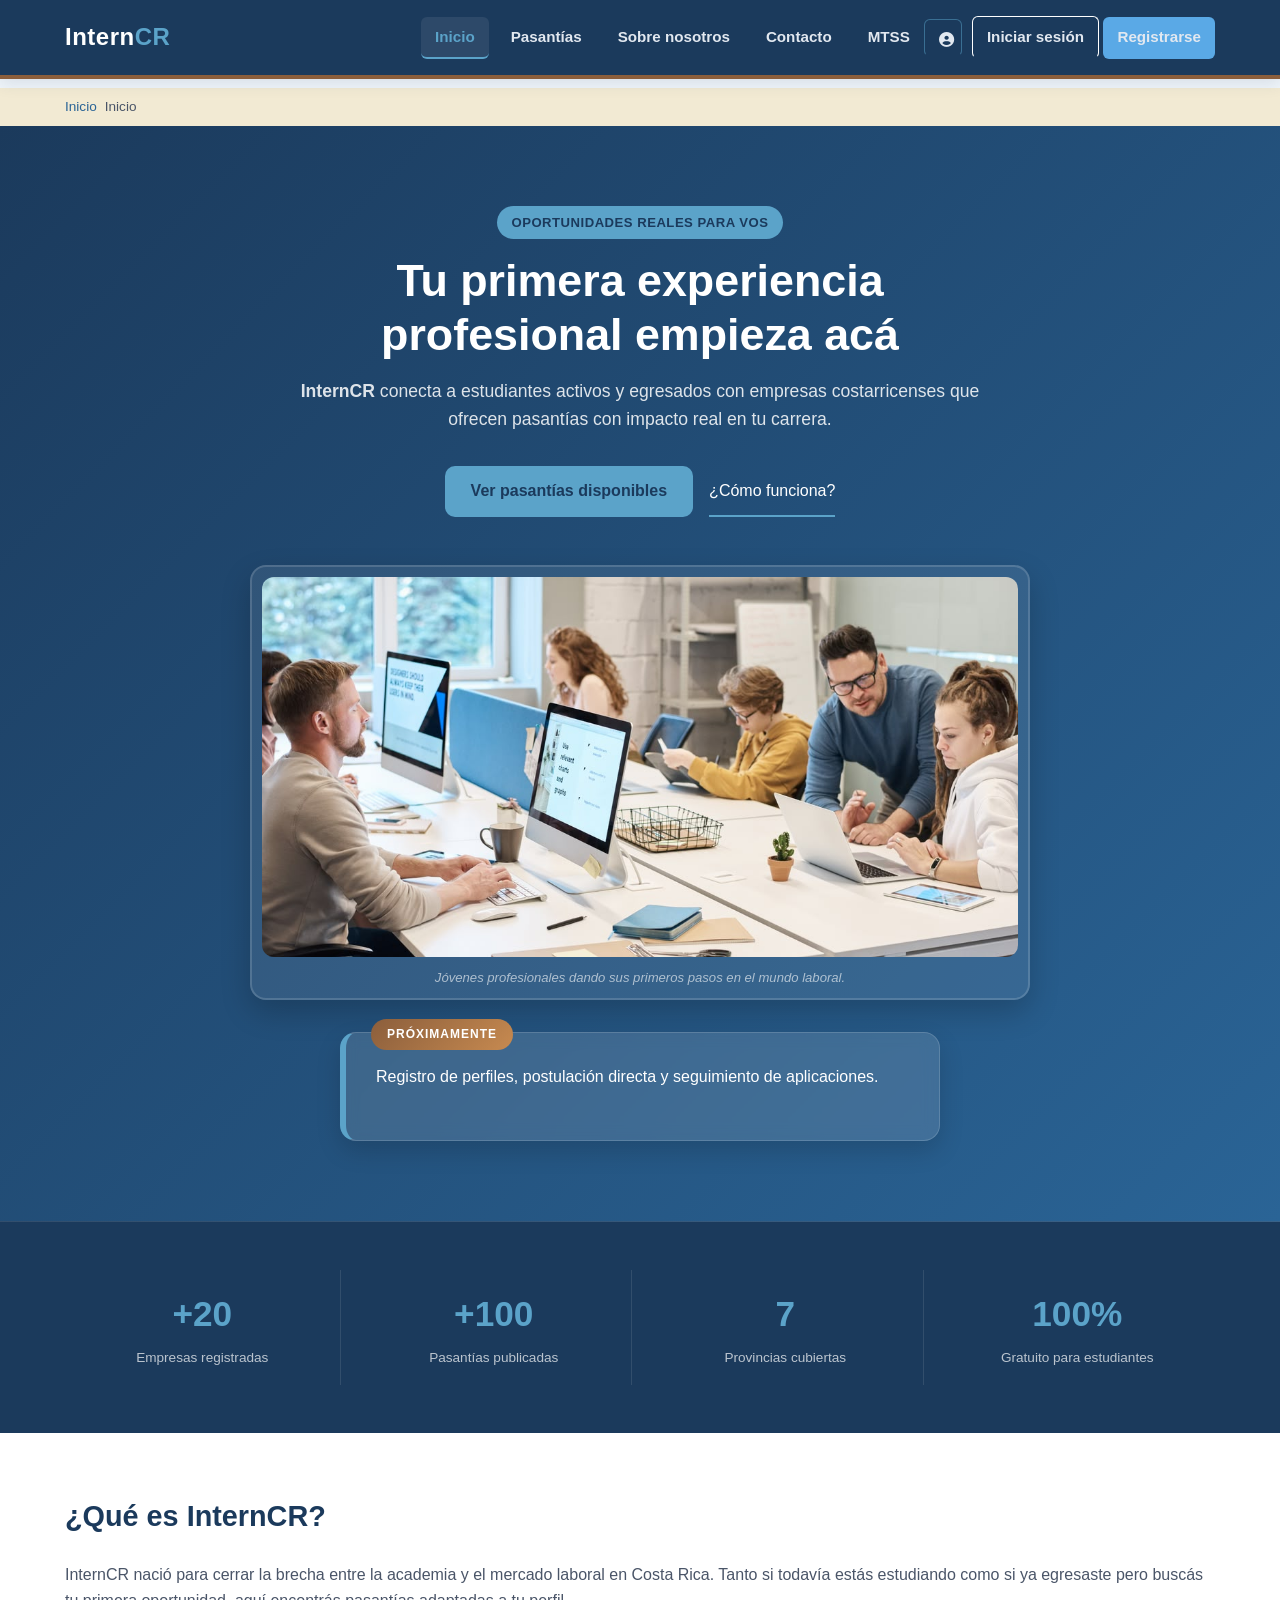
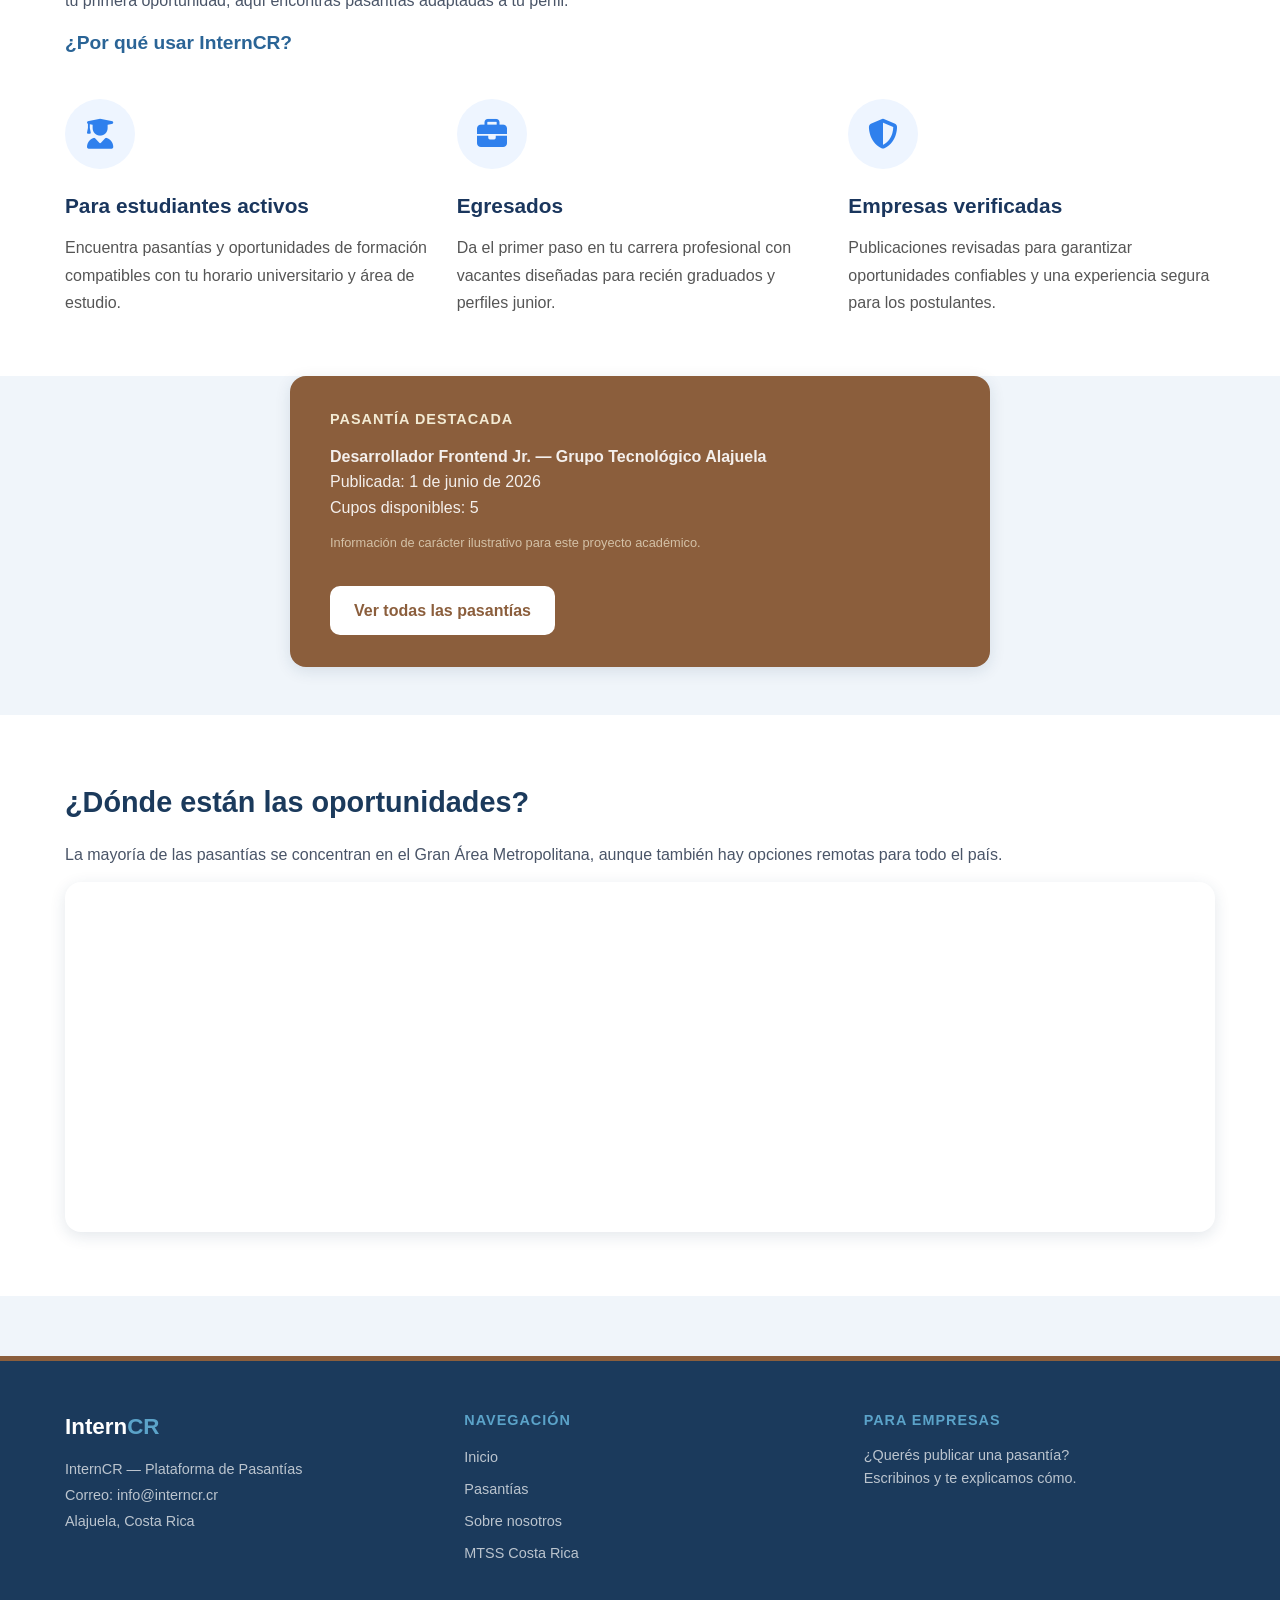
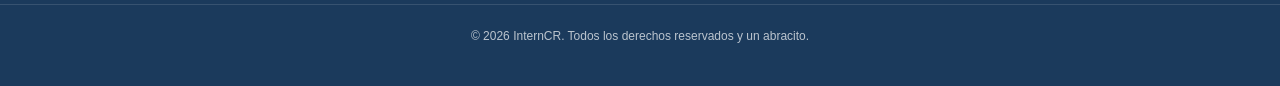
<file: index.html>
<!DOCTYPE html>
<html lang="es">

<head>
    <meta charset="UTF-8">
    <meta name="viewport" content="width=device-width, initial-scale=1.0">
    <meta name="description"
        content="InternCR es una plataforma para que estudiantes y egresados costarricenses encuentren oportunidades de pasantía y ganen experiencia laboral.">
    <meta name="keywords"
        content="pasantías, Costa Rica, estudiantes, egresados, experiencia laboral, prácticas profesionales">
    <meta name="author" content="InternCR">
    <link rel="stylesheet" href="CSS/Style.css">
    <link rel="stylesheet" href="https://cdnjs.cloudflare.com/ajax/libs/font-awesome/6.5.2/css/all.min.css">
    <title>InternCR | Inicio</title>
</head>

<body>

    <!-- ENCABEZADO FIJO -->
    <header class="site-header">
        <div class="container header-content">
            <p class="logo"><strong>Intern<span class="logo-accent">CR</span></strong></p>

            

            <nav class="main-nav">
                <ul>
                    <li><a class="active-link" href="index.html">Inicio</a></li>
                    <li><a href="pasantias.html">Pasantías</a></li>
                    <li><a href="#sobre-plataforma">Sobre nosotros</a></li>
                    <li><a href="#contacto">Contacto</a></li>
                    <li><a href="https://www.mtss.go.cr/" target="_blank">MTSS</a></li>
                </ul>
                <div class="nav-actions">

                    <a href="panelEstudiante.html" class="btn-panel-icon" title="Panel del estudiante"
                        aria-label="Panel del estudiante">
                        <i class="fas fa-user-circle"></i>
                    </a>
                    <div id="accionesSesion">
                        <a href="login.html" class="login-btn">
                        Iniciar sesión
                    </a>

                    <a href="registro.html" class="register-btn">
                        Registrarse
                    </a>

                    </div>
                </div>
            </nav>

        </div>
    </header>

    <!-- BREADCRUMB: le indica al usuario en qué página está -->
    <nav class="breadcrumb" aria-label="Ubicación actual">
        <div class="container">
            <a href="index.html">Inicio</a>
            <span>Inicio</span>
        </div>
    </nav>

    <main>
        <!-- ==========================================
             HERO:
             ========================================== -->
        <section id="hero" class="hero">
            <div class="container">

                <!-- Bloque central de texto -->
                <div class="hero-center">
                    <span class="hero-badge">Oportunidades reales para vos</span>
                    <h1>Tu primera experiencia<br>profesional empieza acá</h1>
                    <p>
                        <strong>InternCR</strong> conecta a estudiantes activos y egresados con empresas
                        costarricenses que ofrecen pasantías con impacto real en tu carrera.
                    </p>
                    <div class="hero-actions">
                        <a class="btn-primary" href="pasantias.html">Ver pasantías disponibles</a>
                        <a class="btn-link" href="#sobre-plataforma">¿Cómo funciona?</a>
                    </div>
                </div>

                <!--
                    IMAGEN PRINCIPAL:
                    
                -->
                <figure class="hero-image">
                    <img src="assets/images/trabajo.jpg" alt="Estudiantes costarricenses en su primer día de pasantía">
                    <figcaption>Jóvenes profesionales dando sus primeros pasos en el mundo laboral.</figcaption>
                </figure>

                <div class="hero-info">
                    <span class="info-label">Próximamente</span>
                    <p>Registro de perfiles, postulación directa y seguimiento de aplicaciones.</p>

                </div>

            </div>
        </section>

        <!-- ==========================================
             NÚMEROS / ESTADÍSTICAS
             esto para el look, lo hace ver mas lindo
             ========================================== -->
        <section class="stats-section">
            <div class="container stats-grid">
                <div class="stat-item">
                    <span class="stat-num">+20</span>
                    <span class="stat-label">Empresas registradas</span>
                </div>
                <div class="stat-item">
                    <span class="stat-num">+100</span>
                    <span class="stat-label">Pasantías publicadas</span>
                </div>
                <div class="stat-item">
                    <span class="stat-num">7</span>
                    <span class="stat-label">Provincias cubiertas</span>
                </div>
                <div class="stat-item">
                    <span class="stat-num">100%</span>
                    <span class="stat-label">Gratuito para estudiantes</span>
                </div>
            </div>
        </section>

        <!-- ==========================================
             SOBRE LA PLATAFORMA - 
             ========================================== -->
        <section id="sobre-plataforma" class="sobre-section">
            <div class="container">
                <h2>¿Qué es InternCR?</h2>
                <p>
                    InternCR nació para cerrar la brecha entre la academia y el mercado laboral en Costa Rica.
                    Tanto si todavía estás estudiando como si ya egresaste pero buscás tu primera oportunidad,
                    aquí encontrás pasantías adaptadas a tu perfil.
                </p>

                <h3>¿Por qué usar InternCR?</h3>


                <div class="benefits-grid">
                    <article class="benefit-card">
                        <div class="card-icon">
                            <i class="fas fa-user-graduate"></i>
                        </div>
                        <h4>Para estudiantes activos</h4>
                        <p>Encuentra pasantías y oportunidades de formación compatibles con tu
                            horario universitario y área de estudio.</p>
                    </article>

                    <article class="benefit-card">
                        <div class="card-icon">
                            <i class="fas fa-briefcase"></i>
                        </div>
                        <h4>Egresados</h4>
                        <p>Da el primer paso en tu carrera profesional con vacantes diseñadas
                            para recién graduados y perfiles junior.</p>
                    </article>

                    <article class="benefit-card">
                        <div class="card-icon">
                            <i class="fas fa-shield-alt"></i>
                        </div>
                        <h4>Empresas verificadas</h4>
                        <p>Publicaciones revisadas para garantizar oportunidades confiables y
                            una experiencia segura para los postulantes.</p>
                    </article>
                </div>
            </div>
        </section>

        <!--
            ASIDE: información secundaria complementaria.
        -->
        <aside class="destacado-aside">
            <div class="aside-inner">
                <div>
                    <h4>Pasantía destacada</h4>
                    <p>
                        <strong>Desarrollador Frontend Jr. — Grupo Tecnológico Alajuela</strong><br>
                        Publicada: <time datetime="2026-06-01">1 de junio de 2026</time><br>
                        Cupos disponibles: <span>5</span>
                    </p>
                    <small>Información de carácter ilustrativo para este proyecto académico.</small>
                </div>
                <a class="btn-aside" href="pasantias.html">Ver todas las pasantías</a>
            </div>
        </aside>

        <!-- MAPA DE UBICACIÓN -->
        <section class="mapa-section">
            <div class="container">
                <h2>¿Dónde están las oportunidades?</h2>
                <p>
                    La mayoría de las pasantías se concentran en el Gran Área Metropolitana,
                    aunque también hay opciones remotas para todo el país.
                </p>

                <iframe src="https://www.google.com/maps?q=San+Jose,+Costa+Rica&output=embed" width="100%" height="350"
                    loading="lazy" title="Mapa de Costa Rica - Área Metropolitana">
                </iframe>
            </div>
        </section>

    </main>

    <!-- PIE DE PÁGINA -->
    <footer id="contacto">
        <div class="footer-content container">

            <div class="footer-col">
                <p class="footer-logo"><strong>Intern<span class="logo-accent">CR</span></strong></p>
                <address>
                    InternCR — Plataforma de Pasantías<br>
                    Correo: info@interncr.cr<br>
                    Alajuela, Costa Rica
                </address>
            </div>

            <div class="footer-col">
                <h5>Navegación</h5>
                <ul>
                    <li><a href="index.html">Inicio</a></li>
                    <li><a href="pasantias.html">Pasantías</a></li>
                    <li><a href="#sobre-plataforma">Sobre nosotros</a></li>
                    <li><a href="https://www.mtss.go.cr/" target="_blank">MTSS Costa Rica</a></li>
                </ul>
            </div>

            <div class="footer-col">
                <h5>Para empresas</h5>
                <p>¿Querés publicar una pasantía?<br>Escribinos y te explicamos cómo.</p>
            </div>

        </div>

        <p class="footer-copy">
            <small>&copy; 2026 InternCR. Todos los derechos reservados y un abracito.</small>
        </p>
    </footer>
    <script src="js/script.js"></script>

</body>

</html>
</file>
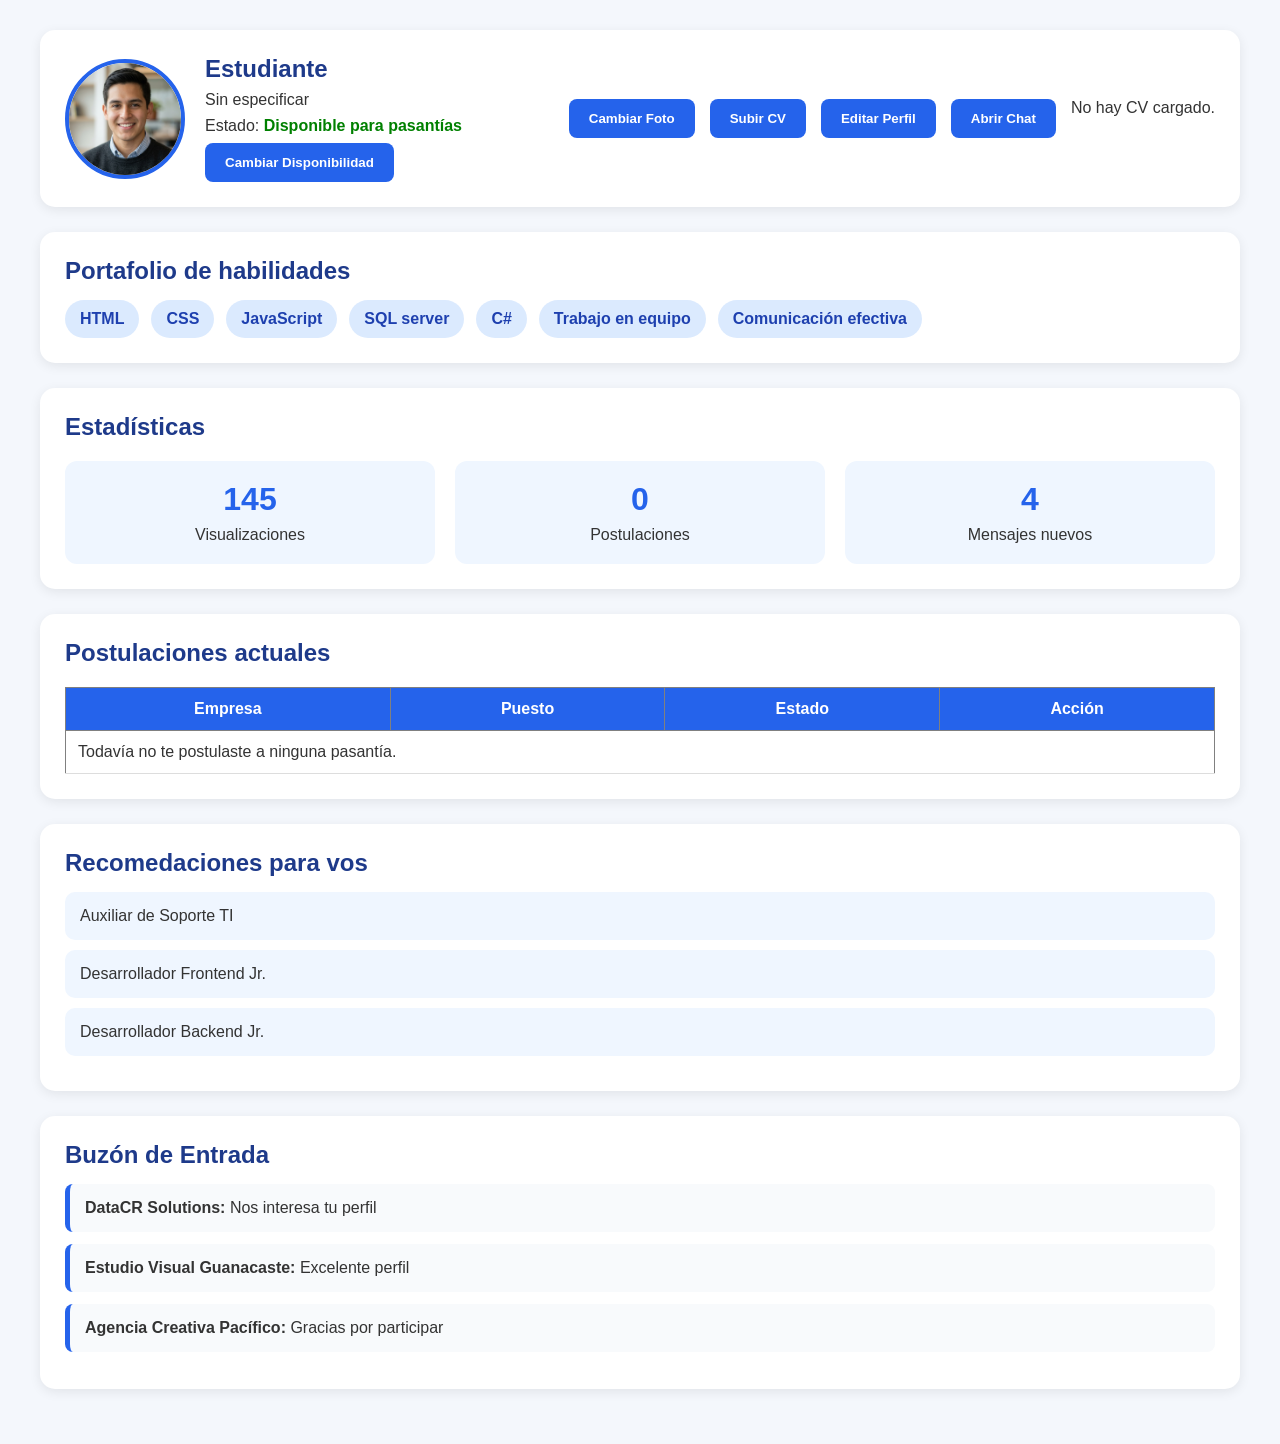
<file: panelEstudiante.html>
<!DOCTYPE html>
<html lang="en">

<head>
    <meta charset="UTF-8">
    <meta name="viewport" content="width=device-width, initial-scale=1.0">
    <title>Panel del Estudiante</title>
    <link rel="stylesheet" href="CSS/stylePanel.css">
</head>

<body>
    <main class="dashboard">
        <section class="perfil">

            <div class="perfil-info">
                <img src="assets/images/perfil.png" alt="Foto de perfil" class="foto-perfil" id="fotoPerfil">
                <input type="file" id="fotoInput" accept="image/*" style="display:none">

                <div>
                    <h2 id="nombrePerfil">Mateo González</h2>
                    <p id="carreraPerfil">Ingeniería en Sistemas</p>

                    <p>
                        Estado:
                        <span id="estadoDisponibilidad">
                            Disponible para pasantías
                        </span>
                    </p>
                    <button onclick="cambiarDisponibilidad()">
                        Cambiar Disponibilidad
                    </button>
                </div>
            </div>


            <div class="acciones">
                <button onclick="cambiarFoto()">Cambiar Foto</button>
                <button onclick="subirCV()">Subir CV</button>
                <button onclick="mostrarEditarPerfil()">Editar Perfil</button>
                <button onclick="abrirChat()">Abrir Chat</button>
                <p id="cvSubido">
                    No hay CV cargado.
                </p>
                <input type="file" id="cvInput" accept=".pdf" style="display:none">
            </div>


            <input type="file" id="cvInput" accept=".pdf" style="display:none">
        </section>
        <div id="editarPerfilPanel" class="panel-oculto">

            <h2>Editar Perfil</h2>

            <label>Nombre:</label>
            <input type="text" id="nombre" value="Mateo González">

            <label>Carrera:</label>
            <input type="text" id="carrera" value="Ingeniería en Sistemas">


            <label>Descripción:</label>
            <textarea id="descripcion">
    </textarea>
            <label>Habilidades (separadas por coma):</label>

            <textarea id="habilidadesInput">
               HTML, CSS, JavaScript, SQL Server, C#
            </textarea>


            <button onclick="guardarPerfil()">
                Guardar Cambios
            </button>

        </div>

        <section class="habilidades">
            <h2>Portafolio de habilidades</h2>
            <ul id="listaHabilidades">
                <li>HTML</li>
                <li>CSS</li>
                <li>JavaScript</li>
                <li>SQL server</li>
                <li>C#</li>
                <li>Trabajo en equipo</li>
                <li>Comunicación efectiva</li>
            </ul>
        </section>

        <section class="estadisticas">
            <h2>Estadísticas</h2>
            <div class="stats">
                <div>
                    <h3 id="vistas">145</h3>
                    <p>Visualizaciones</p>
                </div>

                <div>
                    <h3 id="numPostulaciones">0</h3>
                    <p>Postulaciones</p>
                </div>

                <div>
                    <h3>4</h3>
                    <p>Mensajes nuevos</p>
                </div>
            </div>
        </section>

        <section class="postulaciones">
            <h2>Postulaciones actuales</h2>

            <table border="1">
                <thead>
                    <tr>
                        <th>Empresa</th>
                        <th>Puesto</th>
                        <th>Estado</th>
                        <th>Acción</th>
                    </tr>
                </thead>
                <tbody id="postulacionesBody">
                </tbody>
            </table>

        </section>

        <section class="recomendaciones">
            <h2>Recomedaciones para vos</h2>
            <div id="listaRecomendaciones">
                <p>Auxiliar de Soporte TI</p>
                <p>Desarrollador Frontend Jr.</p>
                <p>Desarrollador Backend Jr.</p>
            </div>
        </section>

        <section class="buzon">
            <h2>Buzón de Entrada</h2>
            <div class="mensaje">
                <strong>DataCR Solutions: </strong>
                Nos interesa tu perfil
            </div>
            <div class="mensaje">
                <strong>Estudio Visual Guanacaste: </strong>
                Excelente perfil
            </div>
            <div class="mensaje">
                <strong>Agencia Creativa Pacífico: </strong>
                Gracias por participar
            </div>
        </section>
        <div id="chatPanel" class="panel-oculto">

            <h2>Chat</h2>

            <div id="mensajesChat">

                <div class="mensaje">
                    <strong>DataCR Solutions:</strong>
                    Hola, queremos conocerte mejor.
                </div>

            </div>

            <input type="text" id="mensajeInput" placeholder="Escribe un mensaje">

            <button onclick="enviarMensaje()">
                Enviar
            </button>

        </div>

    </main>
    <script src="js/panel.js"></script>
</body>

</html>
</file>
<file: CSS/Style.css>
/* ==========================================================================
   RESET BÁSICO
   Elimina márgenes y espacios automáticos del navegador
   ========================================================================== */
*, *::before, *::after {
    margin: 0;
    padding: 0;
    box-sizing: border-box;
}

/* ==========================================================================
   CONFIGURACIÓN GENERAL DEL DOCUMENTO
   ========================================================================== */
html {
    font-size: 16px;
    scroll-behavior: smooth; /* Hace que los links de ancla (#seccion) bajen suavemente */
}

/* Configuración base del sitio */
body {
    font-family: 'Segoe UI', Arial, Helvetica, sans-serif;
    background-color: #F0F5FA; /* Fondo azul muy suave, diferente al de la profe */
    color: #1A1A2E;
    line-height: 1.6;

    /* *** Espacio para que el header fijo no tape el contenido */
    padding-top: 88px;
}

/* Multimedia adaptable */
img,
video,
iframe {
    max-width: 100%;
}

img {
    height: auto;
    display: block;
}

/* Enlaces sin subrayado con transición suave */
a {
    text-decoration: none;
    transition: all 0.3s ease;
}

/* Viñetas dentro del bloque */
ul {
    list-style-position: inside;
}

/* ==========================================================================
   VARIABLES CSS
   Con var(--nombre) podés reutilizar estos valores en todo el archivo
   ========================================================================== */
:root {
    --azul-marino:  #1B3A5C;
    --azul-medio:   #2A6496;
    --celeste:      #5BA3C9;
    --tierra:       #8B5E3C;
    --arena:        #F2EAD3;
    --blanco:       #FFFFFF;
    --texto:        #1A1A2E;
    --texto-suave:  #4A5568;
    --sombra:       0 4px 16px rgba(27, 58, 92, 0.12);
    --radio:        10px;
}

/* ==========================================================================
   UTILIDADES GENERALES
   ========================================================================== */

/* Contenedor centrado reutilizable */
.container {
    width: min(90%, 1150px);
    margin: 0 auto;
}

/* Separación general entre secciones */
section,
aside {
    padding: 60px 0;
}

/* Títulos base */
h1, h2, h3, h4, h5, h6 {
    color: var(--azul-marino);
    font-weight: 700;
    margin-bottom: 15px;
}

h2 {
    font-size: 1.8rem;
    padding-bottom: 8px;
}

/* Párrafos */
p {
    margin-bottom: 15px;
    color: var(--texto-suave);
}

/* Líneas divisorias */
hr {
    border: 0;
    height: 1px;
    background-color: #C5D8E8;
    margin: 30px 0;
}

/* ==========================================================================
   HEADER Y NAVEGACIÓN
   Header fijo en la parte superior de la pantalla
   ========================================================================== */

.site-header {
    background-color: var(--azul-marino);
    color: white;
    padding: 16px 0;

    border-bottom: 4px solid var(--tierra);
    position: fixed;
    top: 0;
    left: 0;
    width: 100%;
    z-index: 1000;
    box-shadow: var(--sombra);
}

/* *** Flexbox: coloca logo y nav en la misma fila */
.header-content {
    display: flex;
    align-items: center;
    justify-content: space-between;
    gap: 20px;
}

/* Logo */
.logo {
    font-size: 1.5rem;
    margin-bottom: 0;
    white-space: nowrap;
    letter-spacing: 0.5px;
    color: var(--blanco);
}

/* El span .logo-accent pinta "CR" de celeste */
.logo-accent {
    color: var(--celeste);
}

/* *** Checkbox oculto — controla el menú hamburguesa sin JavaScript */
.menu-toggle {
    display: none;
}

/* *** Botón hamburguesa — solo visible en móvil */
.menu-button {
    display: none;
    width: 32px;
    height: 24px;
    cursor: pointer;
    flex-direction: column;
    gap: 5px;
}

/* Las tres rayas del botón hamburguesa */
.menu-button span {
    display: block;
    height: 3px;
    background-color: var(--blanco);
    border-radius: 3px;
    transition: all 0.3s;
}

/* Menú principal horizontal */
.main-nav ul {
    list-style: none;
    /* *** Flexbox organiza los links en fila */
    display: flex;
    align-items: center;
    gap: 8px;
}

/* Links del menú */
.main-nav a {
    color: #E2E8F0;
    font-weight: 600;
    padding: 8px 14px;
    border-radius: 6px;
    display: inline-block;
    font-size: 0.95rem;
    border-bottom: 2px solid transparent;
    transition: color 0.3s, border-color 0.3s, background-color 0.3s;
}

/* Hover y link activo: resalta con celeste */
.main-nav a:hover,
.main-nav a.active-link {
    color: var(--celeste);
    border-bottom-color: var(--celeste);
    background-color: rgba(255, 255, 255, 0.08);
}

/* ==========================================================================
   BREADCRUMB (Ruta de navegación)
   Le indica al usuario en qué página está
   ========================================================================== */
.breadcrumb {
    background-color: var(--arena);
    padding: 0.5rem 0;
    font-size: 0.85rem;
}

.breadcrumb .container {
    display: flex;
    gap: 0.5rem;
    align-items: center;
}

.breadcrumb a {
    color: var(--azul-medio);
}

.breadcrumb a:hover {
    text-decoration: underline;
}

.breadcrumb span {
    color: var(--texto-suave);
}

/* ==========================================================================
   HERO SECTION
   Lo primero que ve el usuario al entrar al sitio
   ========================================================================== */

.hero {
   
    background: linear-gradient(135deg, var(--azul-marino) 0%, var(--azul-medio) 100%);
    padding: 80px 0;
    border-bottom: 1px solid rgba(255,255,255,0.1);
}


/* Badge encima del título */
.hero-badge {
    display: inline-block;
    background-color: var(--celeste);
    color: var(--azul-marino);
    padding: 6px 14px;
    border-radius: 20px;
    font-weight: bold;
    font-size: 0.82rem;
    margin-bottom: 15px;
    text-transform: uppercase;
    letter-spacing: 0.5px;
}

/* Columna de imagen */
.hero-image {
    flex: 0.8;
    background-color: rgba(255, 255, 255, 0.1);
    padding: 12px;
    border-radius: 20px;
    box-shadow: 0 12px 30px rgba(0, 0, 0, 0.2);
    border: 2px solid rgba(255,255,255,0.15);
}

/* IMAGEN PRINCIPAL DEL HERO:
   Colocá tu imagen en assets/images/hero-pasantias.png */
.hero-image img {
    width: 100%;
    border-radius: 14px;
}

/* Texto debajo de la imagen */
.hero-image figcaption {
    margin-top: 10px;
    font-size: 0.82rem;
    color: rgba(255, 255, 255, 0.6);
    text-align: center;
    font-style: italic;
}

/* Caja de aviso dentro del hero
   Usa position: relative para anclar el .info-label absoluto */
.hero-info {
    margin-top: 35px;
    padding: 30px;
    background: rgba(255, 255, 255, 0.12);
    backdrop-filter: blur(8px);
    border: 1px solid rgba(255, 255, 255, 0.15);
    border-left: 6px solid var(--celeste);
    border-radius: 16px;
    position: relative;
    box-shadow: 0 10px 25px rgba(0,0,0,0.15);         
}

/* Etiqueta que "flota" encima del borde superior de la caja
   position: absolute la saca del flujo normal */
.info-label {
    position: absolute;
    top: -14px;
    left: 25px;
    background: linear-gradient(
        135deg,
        var(--tierra),
        #c78a50
    );
    color: white;
    padding: 6px 16px;
    border-radius: 999px;
    font-size: 0.75rem;
    font-weight: 700;
    text-transform: uppercase;
    letter-spacing: 1px;
}

.hero-info p {
    color: var(--blanco);
    font-size: 1rem;
    line-height: 1.7;
    margin-bottom: 20px;
}

.hero-info mark {
    background: rgba(91, 192, 235, 0.25);
    color: #9be7ff;
    padding: 3px 8px;
    border-radius: 6px;
    font-weight: 600;
}

.hero-info .btn-secondary {
    background: transparent;
    color: var(--celeste);
    border: 2px solid var(--celeste);
    padding: 12px 24px;
    border-radius: 10px;
    font-weight: 600;
    transition: all 0.3s ease;
}

.hero-info .btn-secondary:hover {
    background: var(--celeste);
    color: var(--azul-marino);
    transform: translateY(-2px);
}

.hero-actions {
    display: flex;
    gap: 1rem;
    flex-wrap: wrap;
    margin-bottom: 1.5rem;
}

/* ==========================================================================
   BOTONES
   ========================================================================== */

/* Botón principal */
.btn-primary,
button[type="submit"] {
    display: inline-block;
    background-color: var(--celeste);     
    color: var(--azul-marino);
    padding: 12px 26px;
    border-radius: var(--radio);
    font-weight: 700;
    border: none;
    cursor: pointer;
    font-size: 1rem;
    transition: all 0.2s ease;
}

.btn-primary:hover,
button[type="submit"]:hover {
    background-color: var(--blanco);
    color: var(--azul-marino);
    transform: translateY(-2px);
    box-shadow: 0 4px 12px rgba(91, 163, 201, 0.35);
}

/* Botón secundario */
.btn-secondary {
    background-color: transparent;
    color: var(--celeste);
    border: 2px solid var(--celeste);
    padding: 10px 20px;
    border-radius: var(--radio);
    font-weight: 600;
    cursor: pointer;
    font-size: 0.95rem;
    transition: all 0.2s ease;
}

.btn-secondary:hover {
    background-color: var(--celeste);
    color: var(--azul-marino);
}

/* Botón link (sin fondo) */
.btn-link {
    color: var(--blanco);
    padding: 12px 0;
    font-weight: 500;
    border-bottom: 2px solid var(--celeste);
    display: inline-block;
    transition: color 0.3s;
}

.btn-link:hover {
    color: var(--celeste);
}

/* ==========================================================================
   SECCIÓN "SOBRE LA PLATAFORMA"
   ========================================================================== */

.sobre-section {
    background-color: var(--blanco);
}

.sobre-section h2 {
    color: var(--azul-marino);
}

.sobre-section h3 {
    font-size: 1.2rem;
    color: var(--azul-medio);
    margin-bottom: 1.5rem;
}

/* *** CSS Grid: tarjetas en 3 columnas 

/* Tarjetas de beneficios */
.benefits-grid{
    display:grid;
    grid-template-columns:repeat(auto-fit,minmax(300px,1fr));
    gap:25px;
    margin-top:40px;
}

.benefit-card:hover{
    transform:translateY(-8px);
    box-shadow:0 12px 30px rgba(0,0,0,.12);
}
.card-icon{
    width:70px;
    height:70px;
    display:flex;
    align-items:center;
    justify-content:center;
    background:#eef5ff;
    border-radius:50%;
    margin-bottom:20px;
}
.card-icon i{
    font-size:30px;
    color:#2f80ed;
}
.benefit-card h4{
    color:#1a365d;
    font-size:1.3rem;
    margin-bottom:12px;
}
.benefit-card p{
    color:#555;
    line-height:1.7;
    margin:0;
}



/* ==========================================================================
   CATÁLOGO — TARJETAS DE PASANTÍAS (para pasantias.html)
   ========================================================================== */

.events-section {
    background-color: #F0F5FA;
}

/* *** Grid con columnas automáticas responsivas */
.events-grid {
    display: grid;
    grid-template-columns: repeat(auto-fit, minmax(300px, 1fr));
    gap: 30px;
    align-items: stretch;
}

/* Tarjeta de pasantía */
.event-card {
    background-color: var(--blanco);
    border: 1px solid #D4E3EF;
    border-radius: 16px;
    overflow: hidden;
    box-shadow: 0 4px 20px rgba(27, 58, 92, 0.06);
    position: relative;
    display: flex;
    flex-direction: column;
    transition: transform 0.3s ease, box-shadow 0.3s ease;
}

.event-card:hover {
    transform: translateY(-5px);
    box-shadow: 0 12px 30px rgba(27, 58, 92, 0.12);
}

.event-card figure {
    margin: 0;
    position: relative;
    background-color: var(--azul-marino);
}

/* IMÁGENES DE TARJETAS:
   Colocá las imágenes en assets/images/ con el nombre que referencies en el HTML */
.event-card img {
    width: 100%;
    height: 200px;
    object-fit: cover;
    opacity: 0.92;
}

.event-card figcaption {
    font-size: 0.8rem;
    color: #CBD5E1;
    background-color: rgba(27, 58, 92, 0.88);
    padding: 8px 16px;
    position: absolute;
    bottom: 0;
    width: 100%;
}

/* Contenido textual de la tarjeta */
.event-card-content {
    padding: 24px;
    flex: 1;
    display: flex;
    flex-direction: column;
}

.event-card-content h3 {
    font-size: 1.2rem;
    margin-bottom: 10px;
    line-height: 1.4;
    color: var(--azul-marino);
}

.event-card-content p {
    margin-bottom: 8px;
    font-size: 0.93rem;
}

/* Botón interno de la tarjeta */
.btn-card {
    display: block;
    text-align: center;
    background-color: var(--azul-medio);
    color: var(--blanco);
    padding: 10px 16px;
    border-radius: var(--radio);
    font-weight: 600;
    margin-top: auto; /* Empuja el botón al fondo */
    font-size: 0.9rem;
    transition: background-color 0.3s;
}

.btn-card:hover {
    background-color: var(--celeste);
    color: var(--azul-marino);
}

/* Botón deshabilitado cuando el cupo está lleno */
.btn-card-disabled {
    background-color: #CBD5E1;
    color: #64748B;
    cursor: not-allowed;
    pointer-events: none;
}

/* Etiqueta absoluta en esquina de tarjeta */
.card-label {
    position: absolute;
    top: 12px;
    right: 12px;
    background-color: var(--azul-marino);
    color: var(--blanco);
    padding: 6px 12px;
    border-radius: 20px;
    font-size: 0.75rem;
    font-weight: 700;
    z-index: 5;
}

/* Categoría o área de la tarjeta */
.event-category {
    display: inline-block;
    background-color: #DDEEF8;
    color: var(--azul-medio);
    padding: 4px 12px;
    border-radius: 6px;
    font-size: 0.8rem;
    font-weight: 700;
    align-self: flex-start;
    text-transform: uppercase;
    margin-bottom: 8px;
}

/* ==========================================================================
   ASIDE DESTACADO
   ========================================================================== */


.destacado-aside {
    background-color: var(--tierra);
    color: var(--blanco);
    padding: 2rem 2.5rem;
    margin: 0 auto 3rem;
    max-width: 700px;
    border-radius: 16px;
    box-shadow: var(--sombra);
}

.destacado-aside h4 {
    font-size: 0.9rem;
    text-transform: uppercase;
    letter-spacing: 1px;
    color: var(--arena);
    margin-bottom: 0.8rem;
}

.destacado-aside p {
    color: rgba(255, 255, 255, 0.9);
    margin-bottom: 0;
}

.destacado-aside small {
    display: block;
    margin-top: 0.8rem;
    opacity: 0.7;
    font-size: 0.8rem;
    color: var(--arena);
}

/* ==========================================================================
   TABLA SEMÁNTICA RESPONSIVA (para pasantias.html)
   ========================================================================== */

.table-section {
    padding: 40px 0;
}

/* Permite scroll horizontal en pantallas pequeñas */
.table-responsive {
    width: 100%;
    overflow-x: auto;
    border-radius: 12px;
    border: 1px solid #D4E3EF;
    box-shadow: 0 4px 15px rgba(27, 58, 92, 0.05);
}

table {
    width: 100%;
    border-collapse: collapse;
    background-color: var(--blanco);
    min-width: 700px;
}

th, td {
    padding: 16px 20px;
    border-bottom: 1px solid #E2EEF5;
    text-align: left;
    vertical-align: middle;
}

/* Encabezado de tabla con color azul marino */
th {
    background-color: var(--azul-marino);
    color: var(--blanco);
    font-weight: 600;
    font-size: 0.95rem;
    letter-spacing: 0.5px;
}

/* Filas alternas con color arena muy suave */
tr:nth-child(even) {
    background-color: #F5F9FC;
}

tbody tr:hover {
    background-color: #EBF4FA;
}

tbody tr:last-child td {
    border-bottom: none;
}

/* ==========================================================================
   ESTADOS DE INTERFAZ (Badges)
   ========================================================================== */

.ui-states-demo {
    display: flex;
    gap: 12px;
    flex-wrap: wrap;
    margin: 20px 0 30px 0;
}

.state-box {
    padding: 8px 16px;
    border-radius: 20px;
    font-weight: 600;
    font-size: 0.85rem;
    display: inline-block;
}

.state-success,
.event-card-content .state-success {
    background-color: #D1FAE5;
    color: #065F46;
}

.state-warning,
.event-card-content .state-warning {
    background-color: #FEF3C7;
    color: #92400E;
}

.state-danger,
.event-card-content .state-danger {
    background-color: #FEE2E2;
    color: #991B1B;
}

/* Estado vacío (sin resultados) */
.empty-state {
    margin: 30px 0;
    padding: 40px;
    background-color: var(--blanco);
    border: 2px dashed #C5D8E8;
    border-radius: 16px;
    text-align: center;
}

.empty-state h3 {
    color: var(--azul-marino);
    margin-bottom: 10px;
}

.empty-state p {
    margin-bottom: 0;
}

/* ==========================================================================
   SECCIÓN MULTIMEDIA
   ========================================================================== */

.multimedia-section {
    background-color: var(--arena);
    padding: 4rem 0;
}

.multimedia-section h2 {
    color: var(--azul-marino);
    margin-bottom: 0.5rem;
}

.multimedia-section h3 {
    font-size: 1rem;
    color: var(--azul-medio);
    margin: 1.5rem 0 0.75rem;
}

/* Reproductor de audio adaptable */
audio {
    display: block;
    width: 100%;
    max-width: 500px;
    border-radius: var(--radio);
}

/* ==========================================================================
   SECCIÓN MAPA
   ========================================================================== */

.mapa-section {
    padding: 4rem 0;
    background-color: var(--blanco);
}

.mapa-section h2 {
    color: var(--azul-marino);
    margin-bottom: 0.5rem;
}

/* iframe del mapa sin borde y con esquinas redondeadas */
.mapa-section iframe {
    border: none;
    border-radius: 16px;
    box-shadow: var(--sombra);
    display: block;
}

/* ==========================================================================
   FORMULARIOS
   ========================================================================== */

input[type="text"],
select {
    width: 100%;
    padding: 12px 16px;
    margin: 10px 0 20px 0;
    border: 1.5px solid #C5D8E8;
    border-radius: 8px;
    background-color: var(--blanco);
    color: var(--texto);
    font-size: 1rem;
    font-family: inherit;
    transition: all 0.3s ease;
}

input[type="text"]:focus,
select:focus {
    outline: none;
    border-color: var(--celeste);
    box-shadow: 0 0 0 4px rgba(91, 163, 201, 0.18);
}

form {
    background-color: var(--blanco);
    padding: 30px;
    border-radius: 16px;
    border: 1px solid #D4E3EF;
    box-shadow: 0 10px 25px rgba(27, 58, 92, 0.05);
    max-width: 600px;
    margin: 20px 0;
}

form h3 {
    margin-bottom: 20px;
    border-bottom: 2px solid var(--arena);
    padding-bottom: 10px;
}

form label {
    font-weight: 600;
    color: var(--azul-marino);
    font-size: 0.95rem;
}

/* ==========================================================================
   FOOTER
   ========================================================================== */

footer {
    background-color: var(--azul-marino);
    color: rgba(255, 255, 255, 0.75);
    padding: 3rem 0 1.5rem;
    /* Borde superior tierra — diferente al celeste brillante de la profe */
    border-top: 5px solid var(--tierra);
    margin-top: 60px;
}

/* *** Flexbox: 3 columnas en el footer */
.footer-content {
    display: flex;
    gap: 3rem;
    flex-wrap: wrap;
    margin-bottom: 2rem;
}

.footer-col {
    flex: 1;
    min-width: 180px;
}

.footer-logo {
    font-size: 1.4rem;
    color: var(--blanco);
    margin-bottom: 0.75rem;
}

footer address {
    font-style: normal;
    font-size: 0.9rem;
    line-height: 1.8;
    color: rgba(255, 255, 255, 0.7);
}

footer h5 {
    font-size: 0.9rem;
    text-transform: uppercase;
    letter-spacing: 1px;
    color: var(--celeste);
    margin-bottom: 0.75rem;
}

footer p {
    color: rgba(255, 255, 255, 0.7);
    font-size: 0.9rem;
}

footer ul {
    list-style: none;
}

footer ul li {
    margin-bottom: 0.4rem;
}

footer a {
    color: rgba(255, 255, 255, 0.7);
    font-weight: 500;
    font-size: 0.9rem;
}

footer a:hover {
    color: var(--celeste);
}

.footer-copy {
    border-top: 1px solid rgba(255, 255, 255, 0.12);
    padding-top: 1.2rem;
    text-align: center;
}

/* ==========================================================================
   MEDIA QUERY — TABLET (max-width: 900px)
   ========================================================================== */
@media (max-width: 900px) {
    body {
        padding-top: 86px;
    }

    .hero-badge {
        margin: 0 auto 15px auto;
    }

    .hero-text, .hero-image {
        width: 100%;
    }

    .hero-image {
        max-width: 520px;
        margin: 0 auto;
    }

    .hero-info {
        text-align: left;
    }

    .main-nav ul {
        gap: 4px;
    }

    .main-nav a {
        font-size: 0.88rem;
        padding: 6px 10px;
    }

    /* Las tarjetas de beneficios pasan a 1 columna */
    .benefits-grid {
        grid-template-columns: 1fr;
    }
}

/* ==========================================================================
   MEDIA QUERY — MÓVIL (max-width: 700px)
   Menú hamburguesa y ajustes de celular
   ========================================================================== */
@media (max-width: 700px) {
    body {
        padding-top: 74px;
    }

    .site-header {
        padding: 12px 0;
    }

    .header-content {
        position: relative;
    }

    /* Muestra el botón hamburguesa en móvil */
    .menu-button {
        display: flex;
    }

    /* Menú oculto por defecto en móvil */
    .main-nav {
        display: none;
        position: absolute;
        top: 48px;
        left: 0;
        width: 100%;
        background-color: var(--azul-marino);
        border-top: 2px solid var(--tierra); /* Tierra en vez de celeste */
        padding: 15px;
        border-radius: 0 0 12px 12px;
        z-index: 999;
        box-shadow: 0 8px 20px rgba(0, 0, 0, 0.2);
    }

    /* *** Cuando el checkbox está marcado, el menú aparece
           El ~ selecciona el hermano siguiente del checkbox */
    .menu-toggle:checked ~ .main-nav {
        display: block;
    }

    /* Menú vertical en móvil */
    .main-nav ul {
        flex-direction: column;
        align-items: stretch;
        gap: 8px;
    }

    .main-nav a {
        display: block;
        padding: 12px;
        background-color: rgba(255, 255, 255, 0.05);
    }

    .hero {
        padding: 50px 0;
    }

    .events-grid {
        grid-template-columns: 1fr;
    }

    /* Tabla responsiva: se convierte en tarjetas en móvil */
    .table-responsive {
        overflow-x: visible;
        box-shadow: none;
    }

    table {
        min-width: 0;
        border-collapse: separate;
        border-spacing: 0 15px;
        background-color: transparent;
    }

    thead {
        display: none; /* Esconde los encabezados de columna */
    }

    tbody, tr, td {
        display: block;
        width: 100%;
    }

    tr {
        background-color: var(--blanco);
        border: 1px solid #D4E3EF;
        border-radius: 14px;
        padding: 16px;
        box-shadow: 0 4px 12px rgba(27, 58, 92, 0.06);
        margin-bottom: 15px;
    }

    td {
        border-bottom: 1px solid #EEF5FA;
        padding: 10px 0;
    }

    td:last-child {
        border-bottom: none;
    }

    /* Inserta el título de columna usando el atributo data-label del HTML */
    td::before {
        content: attr(data-label);
        display: block;
        font-weight: 700;
        color: var(--azul-marino);
        font-size: 0.8rem;
        text-transform: uppercase;
        margin-bottom: 2px;
    }

    /* Resalta la celda del puesto en móvil */
    td[data-label="Puesto"],
    td[data-label="Empresa"] {
        background-color: #DDEEF8;
        color: var(--azul-medio);
        padding: 12px;
        border-radius: 8px;
        font-size: 1.05rem;
        margin-bottom: 10px;
    }

    td[data-label="Puesto"]::before,
    td[data-label="Empresa"]::before {
        color: var(--azul-medio);
    }

    /* Footer en columna */
    .footer-content {
        flex-direction: column;
        gap: 2rem;
    }

    footer ul {
        flex-direction: column;
        gap: 10px;
    }
}

/* ==========================================================================
   MEDIA QUERY — MÓVIL PEQUEÑO (max-width: 420px)
   ========================================================================== */
@media (max-width: 420px) {
    .logo {
        font-size: 1.25rem;
    }

    .btn-primary,
    .btn-secondary,
    button[type="submit"] {
        width: 100%;
        text-align: center;
    }
}



.hero-center {
    text-align: center;
    max-width: 680px;
    margin: 0 auto 3rem;
}

.hero-center h1 {
    font-size: clamp(2rem, 5vw, 2.8rem);
    color: var(--blanco);
    margin-bottom: 1rem;
    line-height: 1.2;
}

.hero-center p {
    color: rgba(255, 255, 255, 0.85);
    font-size: 1.1rem;
    margin-bottom: 2rem;
}

.hero-center .hero-actions {
    justify-content: center;
}

/* Imagen ocupa todo el ancho debajo del texto */
.hero .hero-image {
    max-width: 780px;
    margin: 0 auto 2rem;
    background-color: rgba(255,255,255,0.08);
    border-radius: 16px;
    padding: 10px;
    border: 2px solid rgba(255,255,255,0.15);
    flex: none;
    width: 100%;
}

.hero .hero-image img {
    width: 100%;
    border-radius: 12px;
    max-height: 380px;
    object-fit: cover;
}

/* La caja de aviso va centrada abajo de la imagen */
.hero .hero-info {
    max-width: 600px;
    margin: 0 auto;
}

/* ==========================================================================
   SECCIÓN DE ESTADÍSTICAS
  lo quité
   ========================================================================== */

.stats-section {
    background-color: var(--azul-marino);
    padding: 3rem 0;
}

/* Grid de 4 columnas para los números */
.stats-grid {
    display: grid;
    grid-template-columns: repeat(4, 1fr);
    gap: 1rem;
    text-align: center;
}

.stat-item {
    display: flex;
    flex-direction: column;
    gap: 0.3rem;
    padding: 1rem;
    border-right: 1px solid rgba(255,255,255,0.1);
}

.stat-item:last-child {
    border-right: none;
}

.stat-num {
    font-size: 2.2rem;
    font-weight: 700;
    color: var(--celeste);
}

.stat-label {
    font-size: 0.85rem;
    color: rgba(255,255,255,0.7);
}

/* ==========================================================================
   ASIDE CON BOTÓN 
   ========================================================================== */

.aside-inner {
    display: flex;
    align-items: center;
    justify-content: space-between;
    gap: 2rem;
    flex-wrap: wrap;
}

/* Botón dentro del aside */
.btn-aside {
    display: inline-block;
    background-color: var(--blanco);
    color: var(--tierra);
    padding: 0.75rem 1.5rem;
    border-radius: var(--radio);
    font-weight: 700;
    white-space: nowrap;
    transition: background-color 0.3s, color 0.3s;
}

.btn-aside:hover {
    background-color: var(--arena);
    color: var(--tierra);
}

/* ==========================================================================
   RESPONSIVE — estadísticas en móvil
   ========================================================================== */

@media (max-width: 700px) {
    .stats-grid {
        grid-template-columns: repeat(2, 1fr);
    }

    .stat-item {
        border-right: none;
        border-bottom: 1px solid rgba(255,255,255,0.1);
    }

    .aside-inner {
        flex-direction: column;
        text-align: center;
    }
}
.main-nav{
    display: flex;
    align-items: center;
    justify-content: space-between;
}

.nav-actions{
    display: flex;
    align-items: center;
    gap: 10px;
}

#buscar{
    padding: 8px 12px;
    border: none;
    border-radius: 8px;
    font-size: 0.95rem;
    width: 210px;
    background-color: var(--blanco);
    color: var(--texto);
    font-family: inherit;
    transition: all 0.3s ease;
}

#buscar::placeholder {
    color: #94A3B8;
}

#buscar:focus {
    outline: none;
    box-shadow: 0 0 0 3px rgba(91, 163, 201, 0.45);
}

.search-btn{
    padding: 8px 12px;
    border: none;
    border-radius: 5px;
    background-color: #5aa9e6;
    color: white;
    cursor: pointer;
}

.search-btn:hover{
    background-color: #4793cf;
}

.login-btn{
    text-decoration: none;
    color: white;
    border: 1px solid white;
    padding: 8px 16px;
    border-radius: 5px;
    white-space: nowrap;
    font-weight: 600;
    font-size: 0.9rem;
    transition: all 0.3s ease;
}

.login-btn:hover{
    background-color: white;
    color: #1f4368;
}

.register-btn{
    text-decoration: none;
    background-color: #5aa9e6;
    color: white;
    padding: 8px 16px;
    border-radius: 5px;
    white-space: nowrap;
    font-weight: 600;
    font-size: 0.9rem;
    transition: all 0.3s ease;
}

.register-btn:hover{
    background-color: #4793cf;
}
/* ==========================================================================
   PÁGINA DE AUTENTICACIÓN (login / registro)
   ========================================================================== */

.auth-page {
    min-height: 100vh;
    display: flex;
    align-items: center;
    justify-content: center;
    background: linear-gradient(135deg, var(--azul-marino) 0%, var(--azul-medio) 100%);
    padding: 2rem;
}

.auth-container {
    background-color: var(--blanco);
    padding: 2.5rem;
    border-radius: 16px;
    box-shadow: var(--sombra);
    width: 100%;
    max-width: 420px;
}

.auth-container h1 {
    font-size: 1.8rem;
    margin-bottom: 1.5rem;
    color: var(--azul-marino);
    text-align: center;
}

.auth-container p {
    text-align: center;
    margin-top: 1rem;
    font-size: 0.9rem;
}

.auth-container a {
    color: var(--azul-medio);
    font-weight: 600;
}

.auth-container a:hover {
    color: var(--celeste);
    text-decoration: underline;
}
.panel-oculto{
    display:none;
    background:white;
    padding:25px;
    margin:20px auto;
    border-radius:15px;
    box-shadow:0 4px 12px rgba(0,0,0,.1);
}
/* ==========================================================================
   MODAL DE RESULTADOS DE BÚSQUEDA
   ========================================================================== */

.modal-overlay {
    display: none;           /* Oculto por defecto */
    position: fixed;
    top: 0;
    left: 0;
    width: 100%;
    height: 100%;
    background-color: rgba(27, 58, 92, 0.6);
    z-index: 2000;
    align-items: center;
    justify-content: center;
    padding: 20px;
}

.modal-contenido {
    background-color: var(--blanco);
    border-radius: 16px;
    padding: 30px;
    width: 100%;
    max-width: 800px;
    max-height: 80vh;
    overflow-y: auto;
    position: relative;
    box-shadow: 0 20px 50px rgba(0, 0, 0, 0.3);
}

.modal-cerrar {
    position: absolute;
    top: 16px;
    right: 16px;
    background: none;
    border: none;
    font-size: 1.8rem;
    line-height: 1;
    color: var(--texto-suave);
    cursor: pointer;
}

.modal-cerrar:hover {
    color: var(--azul-marino);
}

.resultados-grid {
    display: grid;
    grid-template-columns: repeat(auto-fit, minmax(220px, 1fr));
    gap: 20px;
    margin-top: 20px;
}

.resultado-card {
    border: 1px solid #D4E3EF;
    border-radius: 12px;
    overflow: hidden;
    box-shadow: 0 4px 12px rgba(27, 58, 92, 0.06);
}

.resultado-card img {
    width: 100%;
    height: 140px;
    object-fit: cover;
}

.resultado-card h3,
.resultado-card p {
    padding: 0 14px;
}

.resultado-card h3 {
    margin-top: 12px;
    font-size: 1.05rem;
    color: var(--azul-marino);
}

.resultado-card p {
    font-size: 0.85rem;
}

.resultado-card p:last-child {
    margin-bottom: 14px;
}
.btn-panel-icon{
    display: flex;
    align-items: center;
    justify-content: center;
    width: 38px;
    height: 38px;
    border-radius: 50%;
    border: 1px solid rgba(91, 163, 201, 0.5);
    color: var(--celeste);
    font-size: 1.1rem;
    transition: all 0.3s ease;
    flex-shrink: 0;
}

.btn-panel-icon:hover{
    background-color: rgba(91, 163, 201, 0.15);
    border-color: var(--celeste);
    color: var(--blanco);
}

/* ==========================================
   FIX: alineación del panel de filtros
   ========================================== */
.filters-panel .filter-group select {
    margin: 10px 0 0 0; /* quitamos el margen inferior que descuadraba todo */
}

.filters-panel #btnLimpiarFiltros {
    height: 46px;           /* misma altura visual que los select */
    box-sizing: border-box;
    margin: 0;
}
</file>
<file: CSS/stylePanel.css>
/* ===== ESTILOS GENERALES ===== */

*{
    margin:0;
    padding:0;
    box-sizing:border-box;
    font-family:Arial, Helvetica, sans-serif;
}

body{
    background:#f4f7fc;
    padding:30px;
    color:#333;
}

.dashboard{
    max-width:1200px;
    margin:auto;
}

/* ===== TARJETAS ===== */

.perfil,
.habilidades,
.estadisticas,
.postulaciones,
.recomendaciones,
.buzon,
.panel-oculto{
    background:white;
    border-radius:15px;
    padding:25px;
    margin-bottom:25px;
    box-shadow:0 3px 12px rgba(0,0,0,0.08);
}

/* ===== PERFIL ===== */

.perfil{
    display:flex;
    justify-content:space-between;
    align-items:center;
    flex-wrap:wrap;
    gap:20px;
}

.perfil-info{
    display:flex;
    align-items:center;
    gap:20px;
}

.foto-perfil{
    width:120px;
    height:120px;
    border-radius:50%;
    object-fit:cover;
    border:4px solid #2563eb;
}

.perfil-info h2{
    color:#1e3a8a;
    margin-bottom:8px;
}

.perfil-info p{
    margin-bottom:8px;
}

/* ===== BOTONES ===== */

.acciones{
    display:flex;
    gap:15px;
    flex-wrap:wrap;
}

button{
    background:#2563eb;
    color:white;
    border:none;
    padding:12px 20px;
    border-radius:8px;
    cursor:pointer;
    font-weight:bold;
    transition:0.3s;
}

button:hover{
    background:#1d4ed8;
    transform:translateY(-2px);
}

/* ===== HABILIDADES ===== */

.habilidades h2{
    color:#1e3a8a;
    margin-bottom:15px;
}

.habilidades ul{
    display:flex;
    flex-wrap:wrap;
    gap:12px;
    list-style:none;
}

.habilidades li{
    background:#dbeafe;
    color:#1e40af;
    padding:10px 15px;
    border-radius:20px;
    font-weight:bold;
}

/* ===== ESTADISTICAS ===== */

.estadisticas h2{
    margin-bottom:20px;
    color:#1e3a8a;
}

.stats{
    display:grid;
    grid-template-columns:repeat(auto-fit,minmax(200px,1fr));
    gap:20px;
}

.stats div{
    background:#eff6ff;
    padding:20px;
    border-radius:12px;
    text-align:center;
}

.stats h3{
    font-size:2rem;
    color:#2563eb;
}

.stats p{
    margin-top:8px;
}

/* ===== TABLA ===== */

.postulaciones h2{
    margin-bottom:20px;
    color:#1e3a8a;
}

table{
    width:100%;
    border-collapse:collapse;
}

th{
    background:#2563eb;
    color:white;
    padding:12px;
}

td{
    padding:12px;
    border-bottom:1px solid #ddd;
}

tr:hover{
    background:#f8fafc;
}

/* ===== RECOMENDACIONES ===== */

.recomendaciones h2{
    color:#1e3a8a;
    margin-bottom:15px;
}

#listaRecomendaciones p{
    background:#eff6ff;
    padding:15px;
    border-radius:10px;
    margin-bottom:10px;
}

/* ===== BUZÓN ===== */

.buzon h2{
    color:#1e3a8a;
    margin-bottom:15px;
}

.mensaje{
    background:#f8fafc;
    border-left:5px solid #2563eb;
    padding:15px;
    margin-bottom:12px;
    border-radius:8px;
}

/* ===== PANEL EDITAR PERFIL ===== */

.panel-oculto{
    display:none;
}

.panel-oculto h2{
    color:#1e3a8a;
    margin-bottom:20px;
}

.panel-oculto label{
    display:block;
    margin-top:15px;
    margin-bottom:5px;
    font-weight:bold;
}

.panel-oculto input,
.panel-oculto textarea{
    width:100%;
    padding:12px;
    border:1px solid #ccc;
    border-radius:8px;
}

.panel-oculto textarea{
    resize:vertical;
    min-height:120px;
}

.panel-oculto button{
    margin-top:20px;
}

/* ===== CHAT ===== */

#mensajesChat{
    height:250px;
    overflow-y:auto;
    border:1px solid #ddd;
    border-radius:8px;
    padding:15px;
    margin-bottom:15px;
    background:#fafafa;
}

#mensajeInput{
    width:80%;
    padding:12px;
    border:1px solid #ccc;
    border-radius:8px;
    margin-right:10px;
}

/* ===== DISPONIBILIDAD ===== */

#estadoDisponibilidad{
    color:green;
    font-weight:bold;
}

/* ===== RESPONSIVE ===== */

@media(max-width:768px){

    .perfil{
        flex-direction:column;
        align-items:flex-start;
    }

    .perfil-info{
        flex-direction:column;
        text-align:center;
    }

    .acciones{
        width:100%;
        justify-content:center;
    }

    #mensajeInput{
        width:100%;
        margin-bottom:10px;
    }
}
</file>
